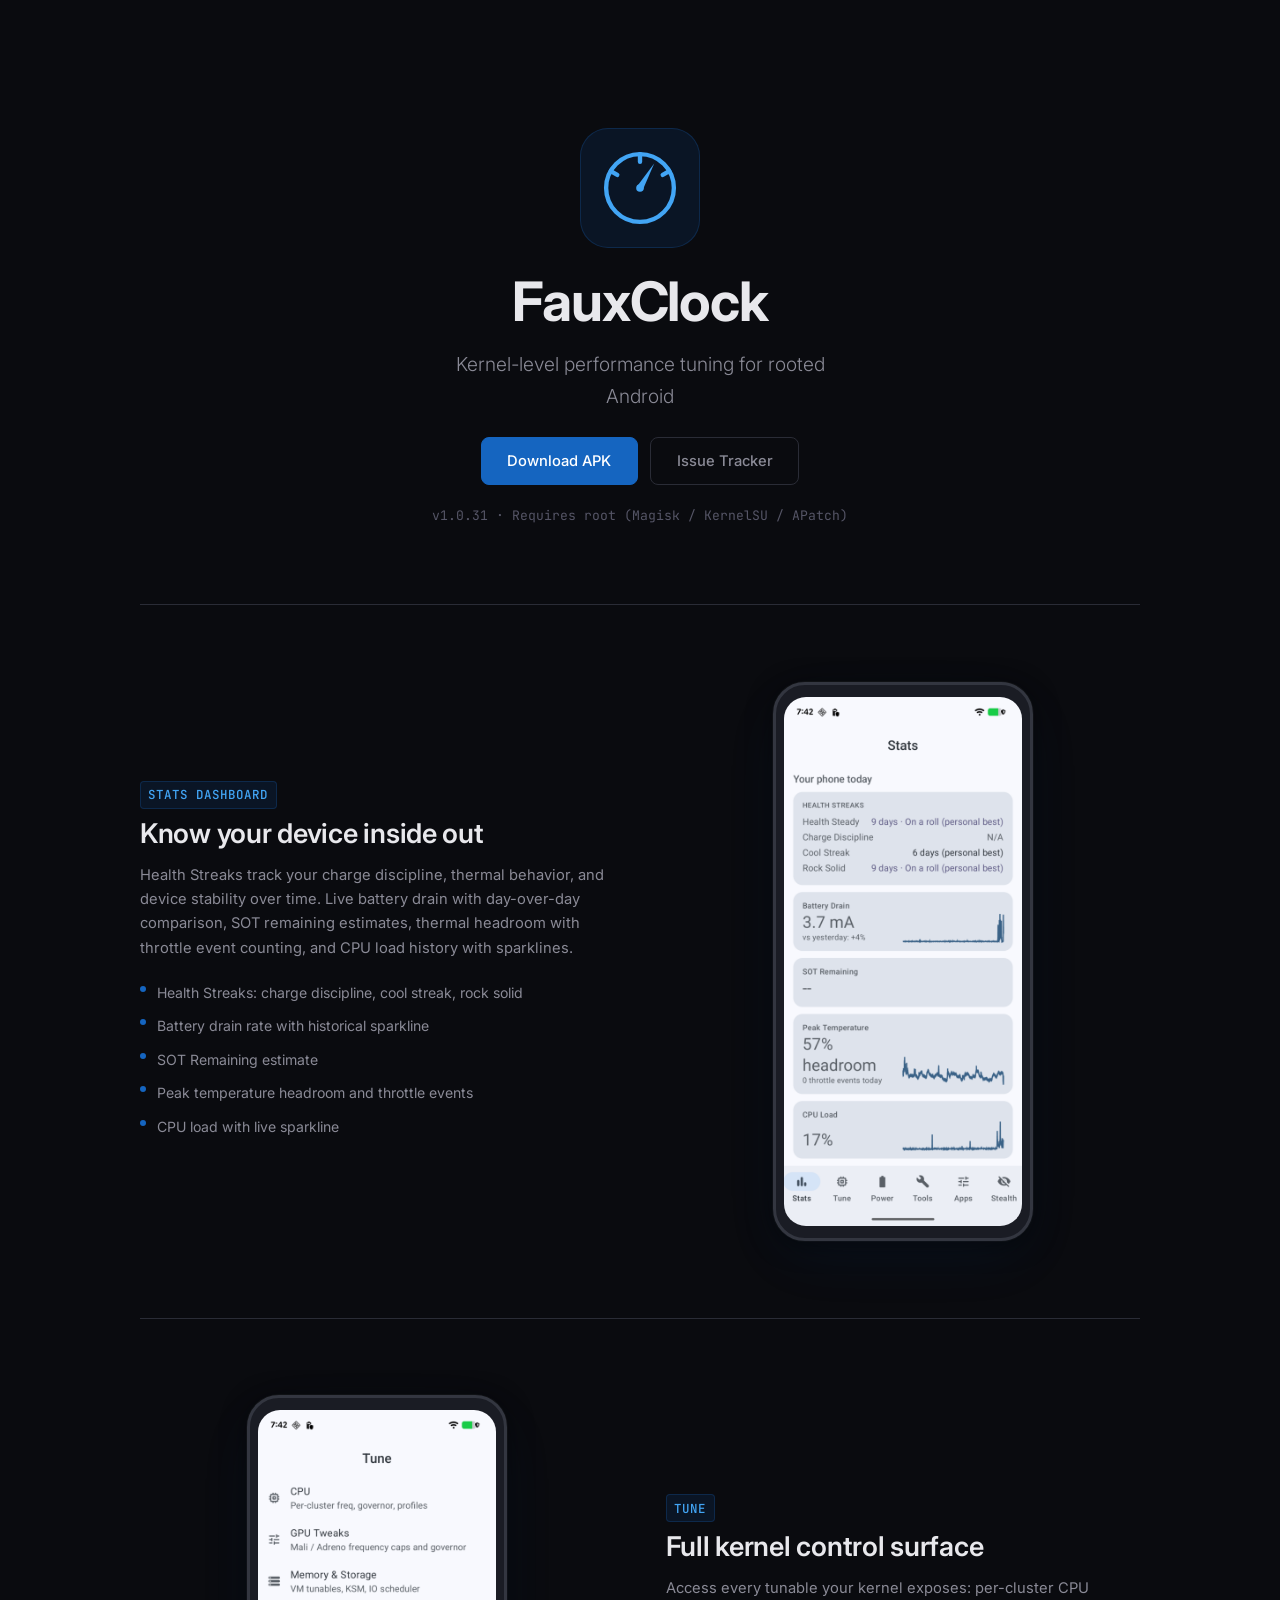
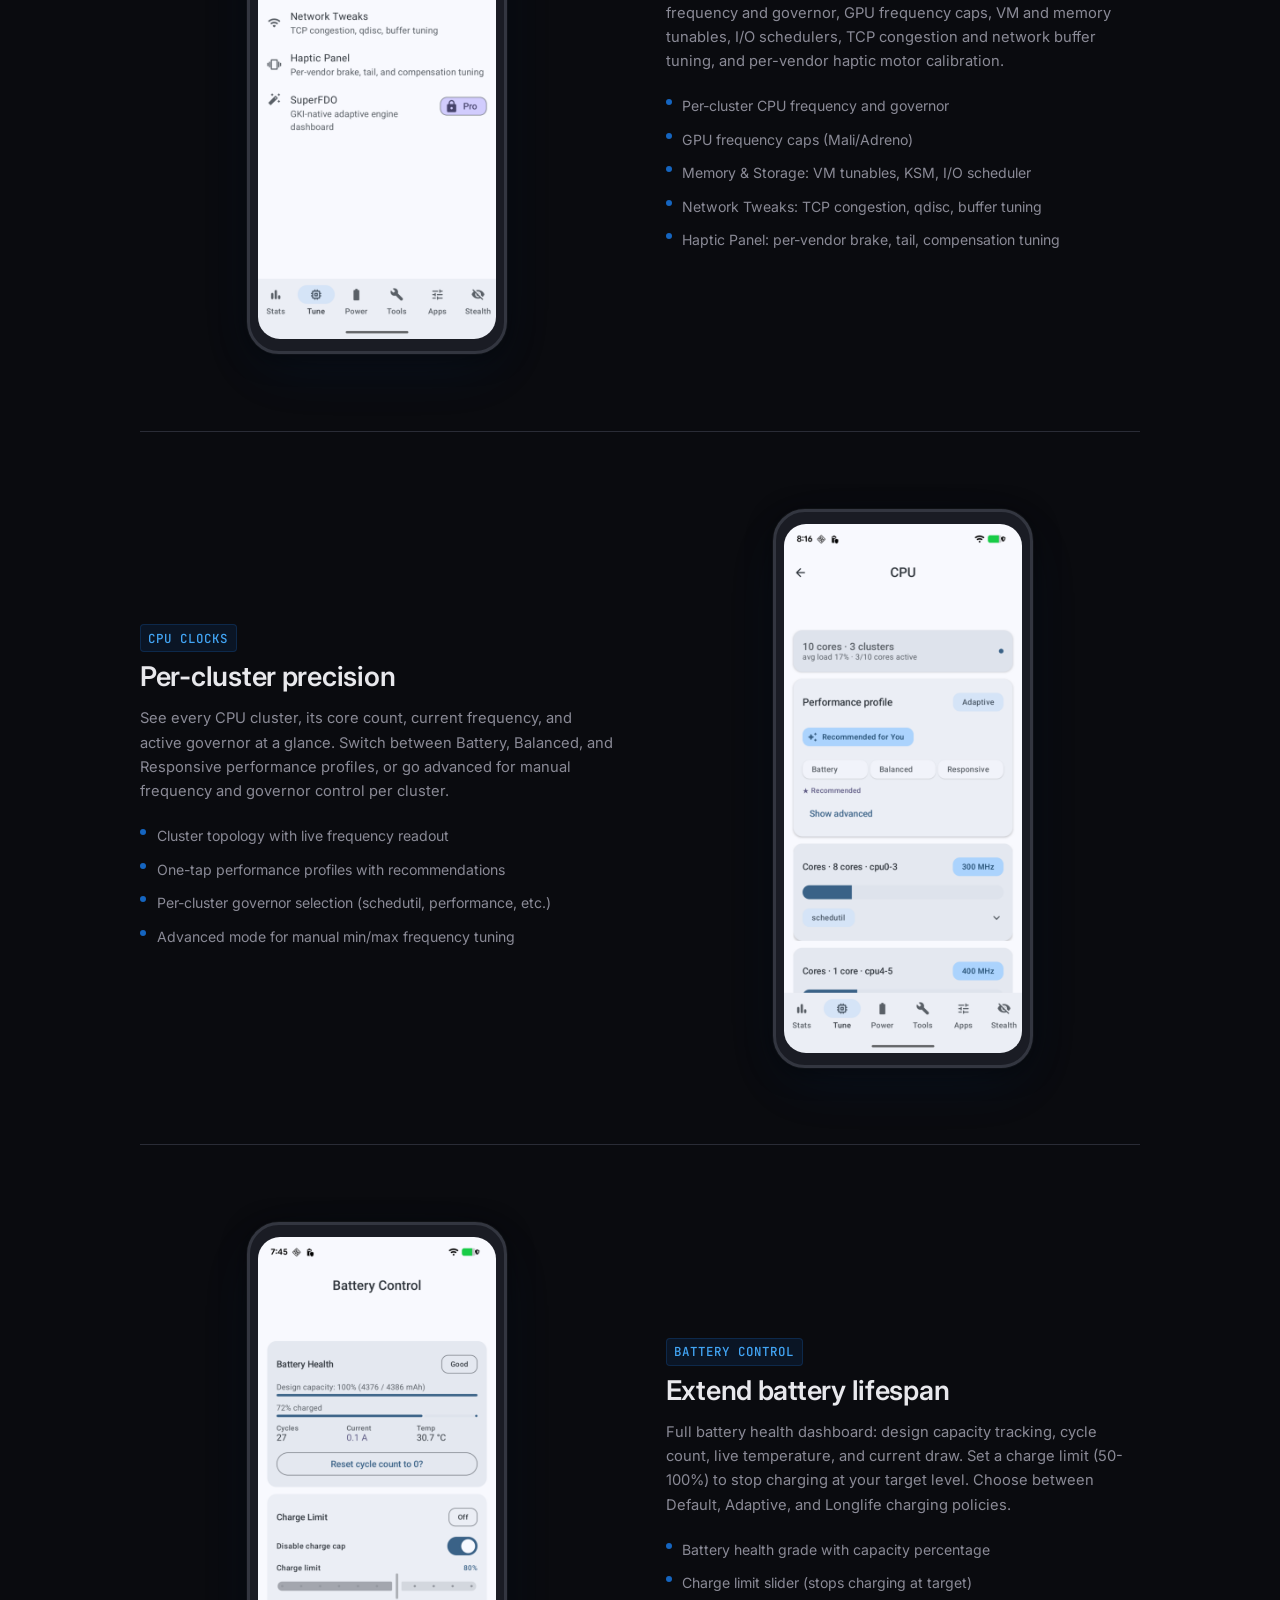
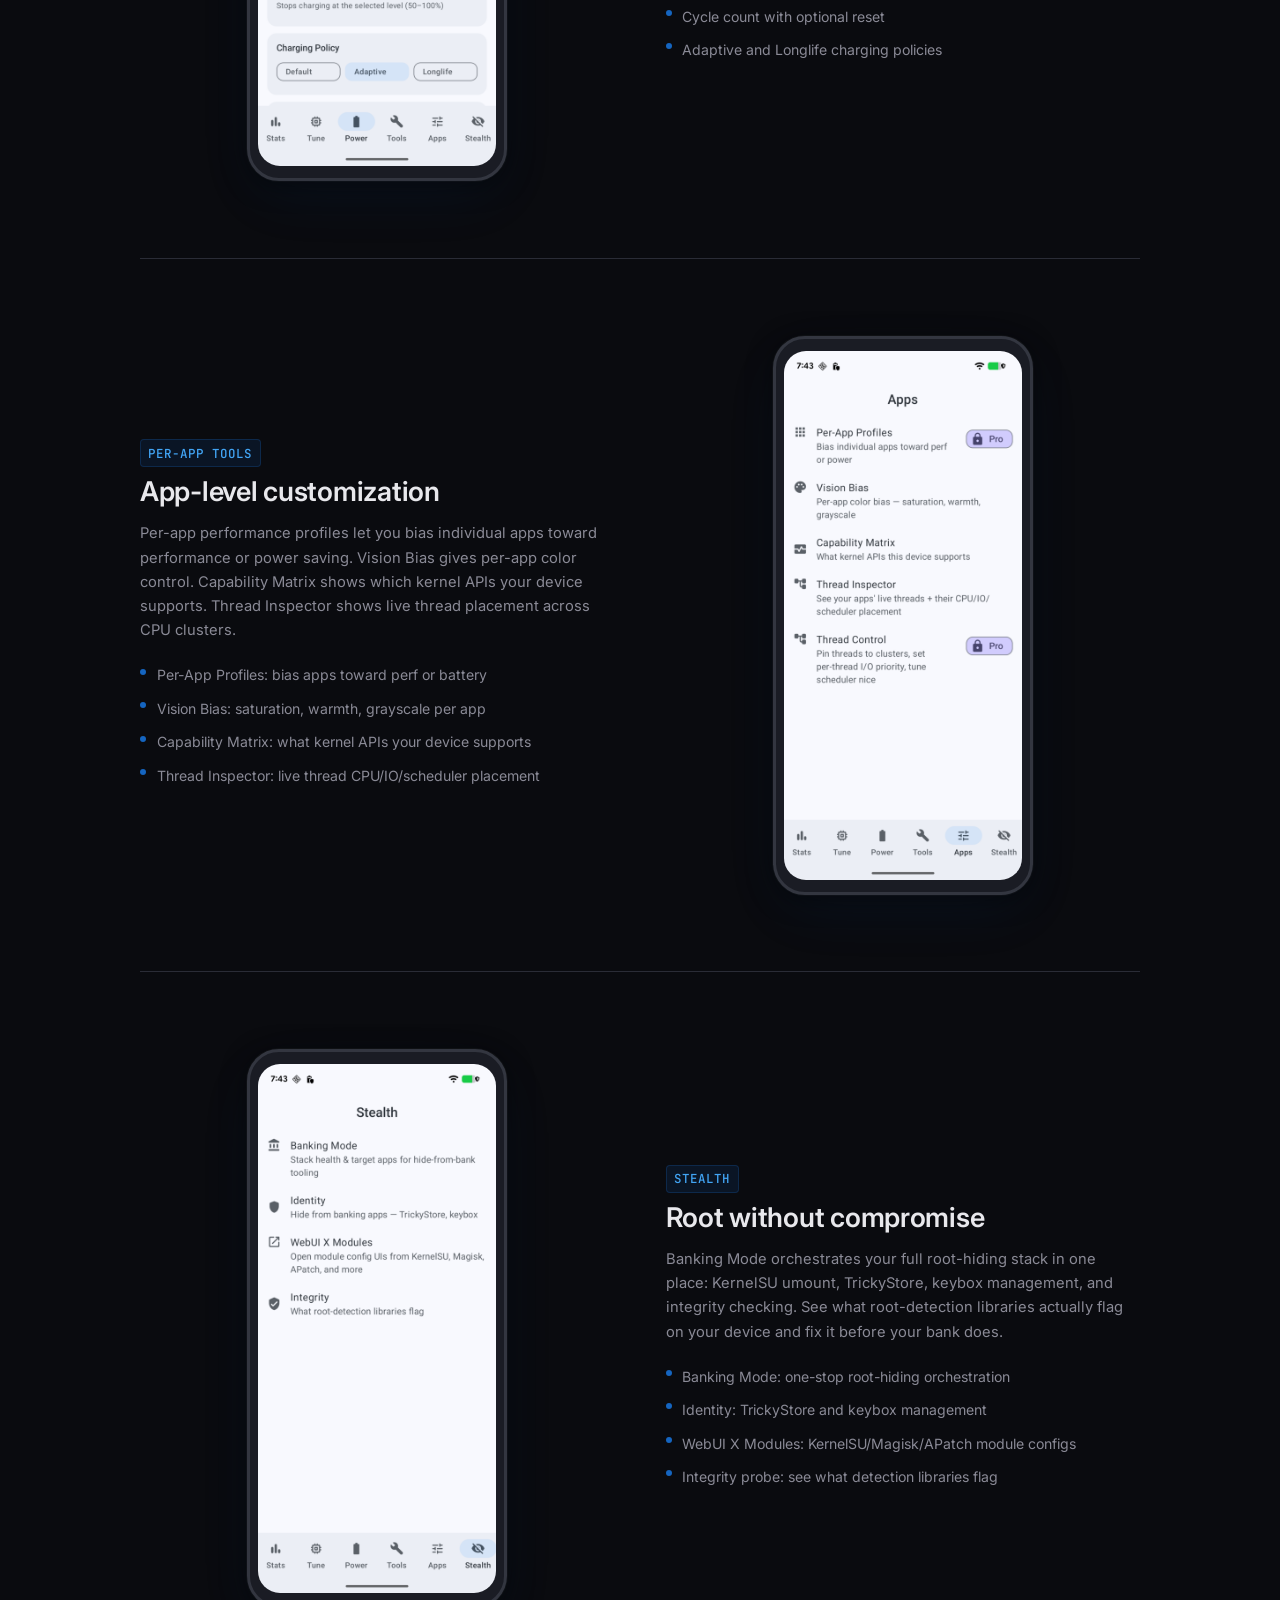
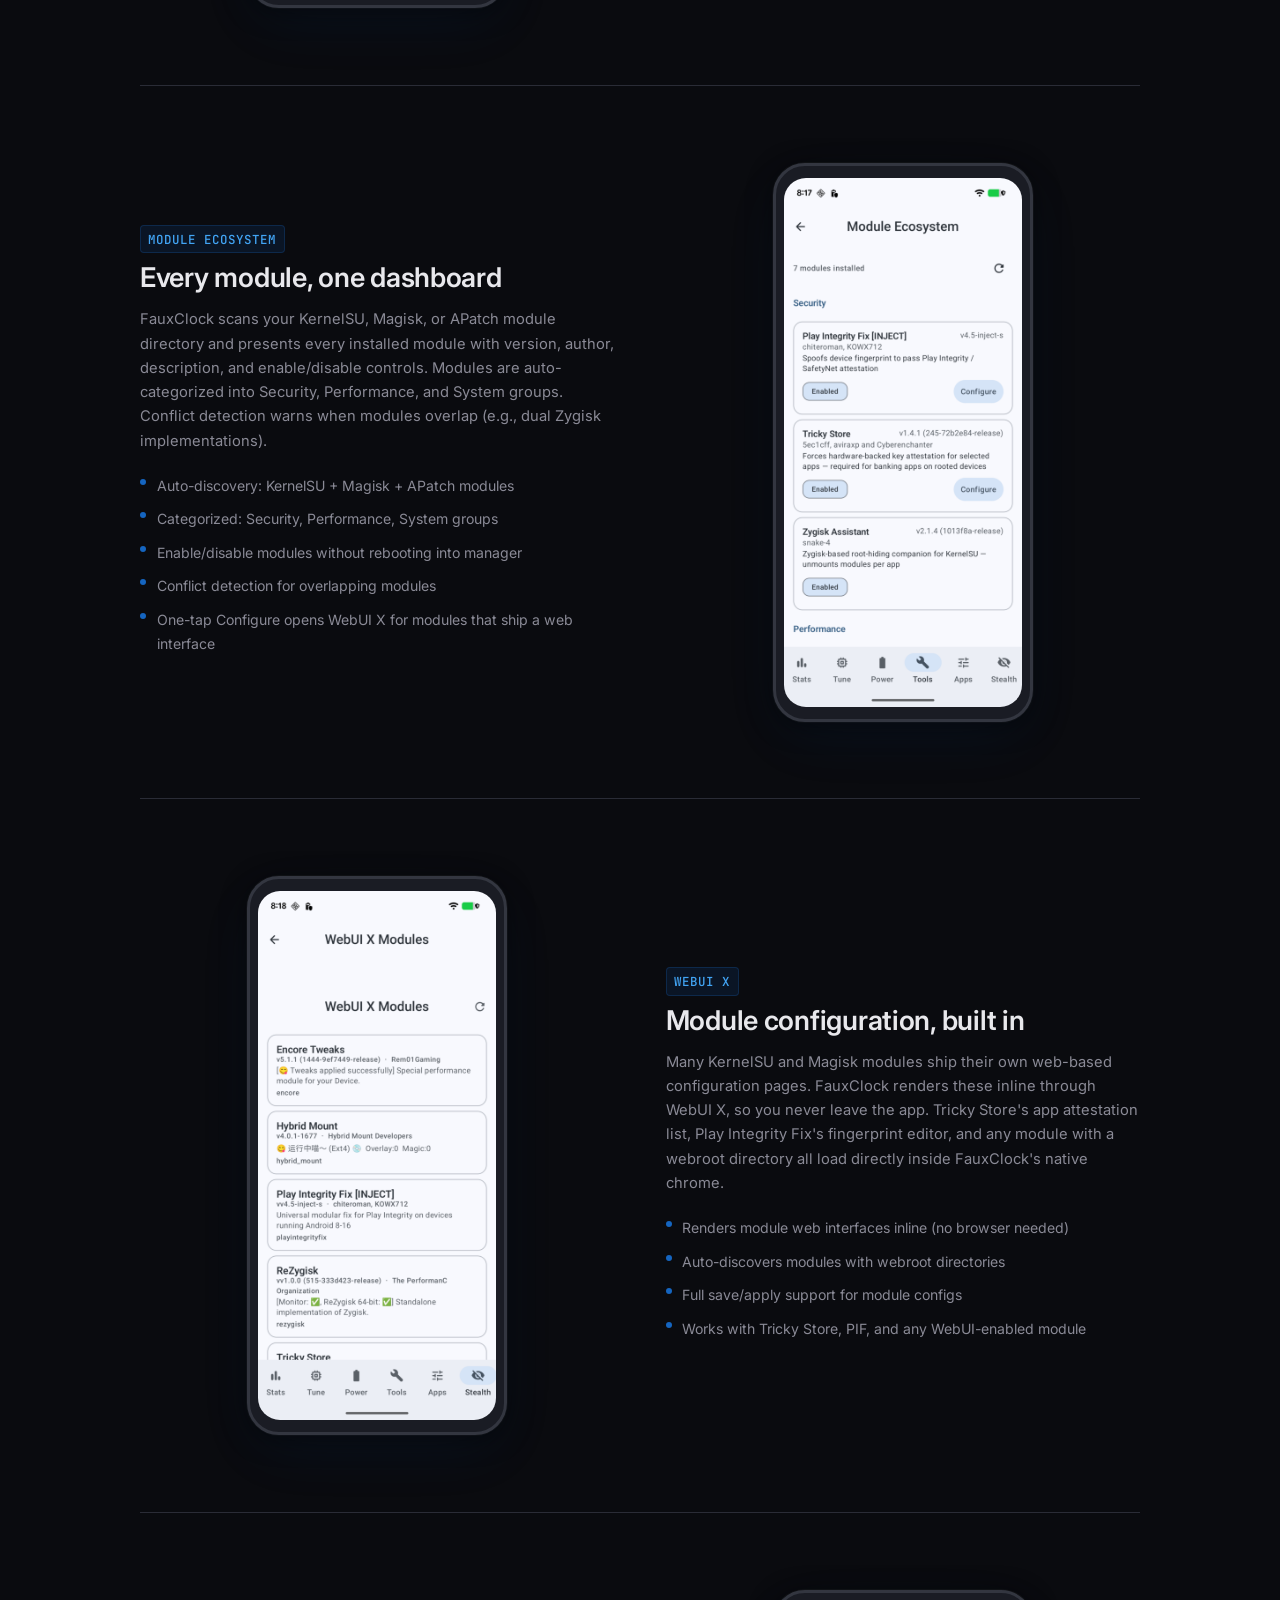
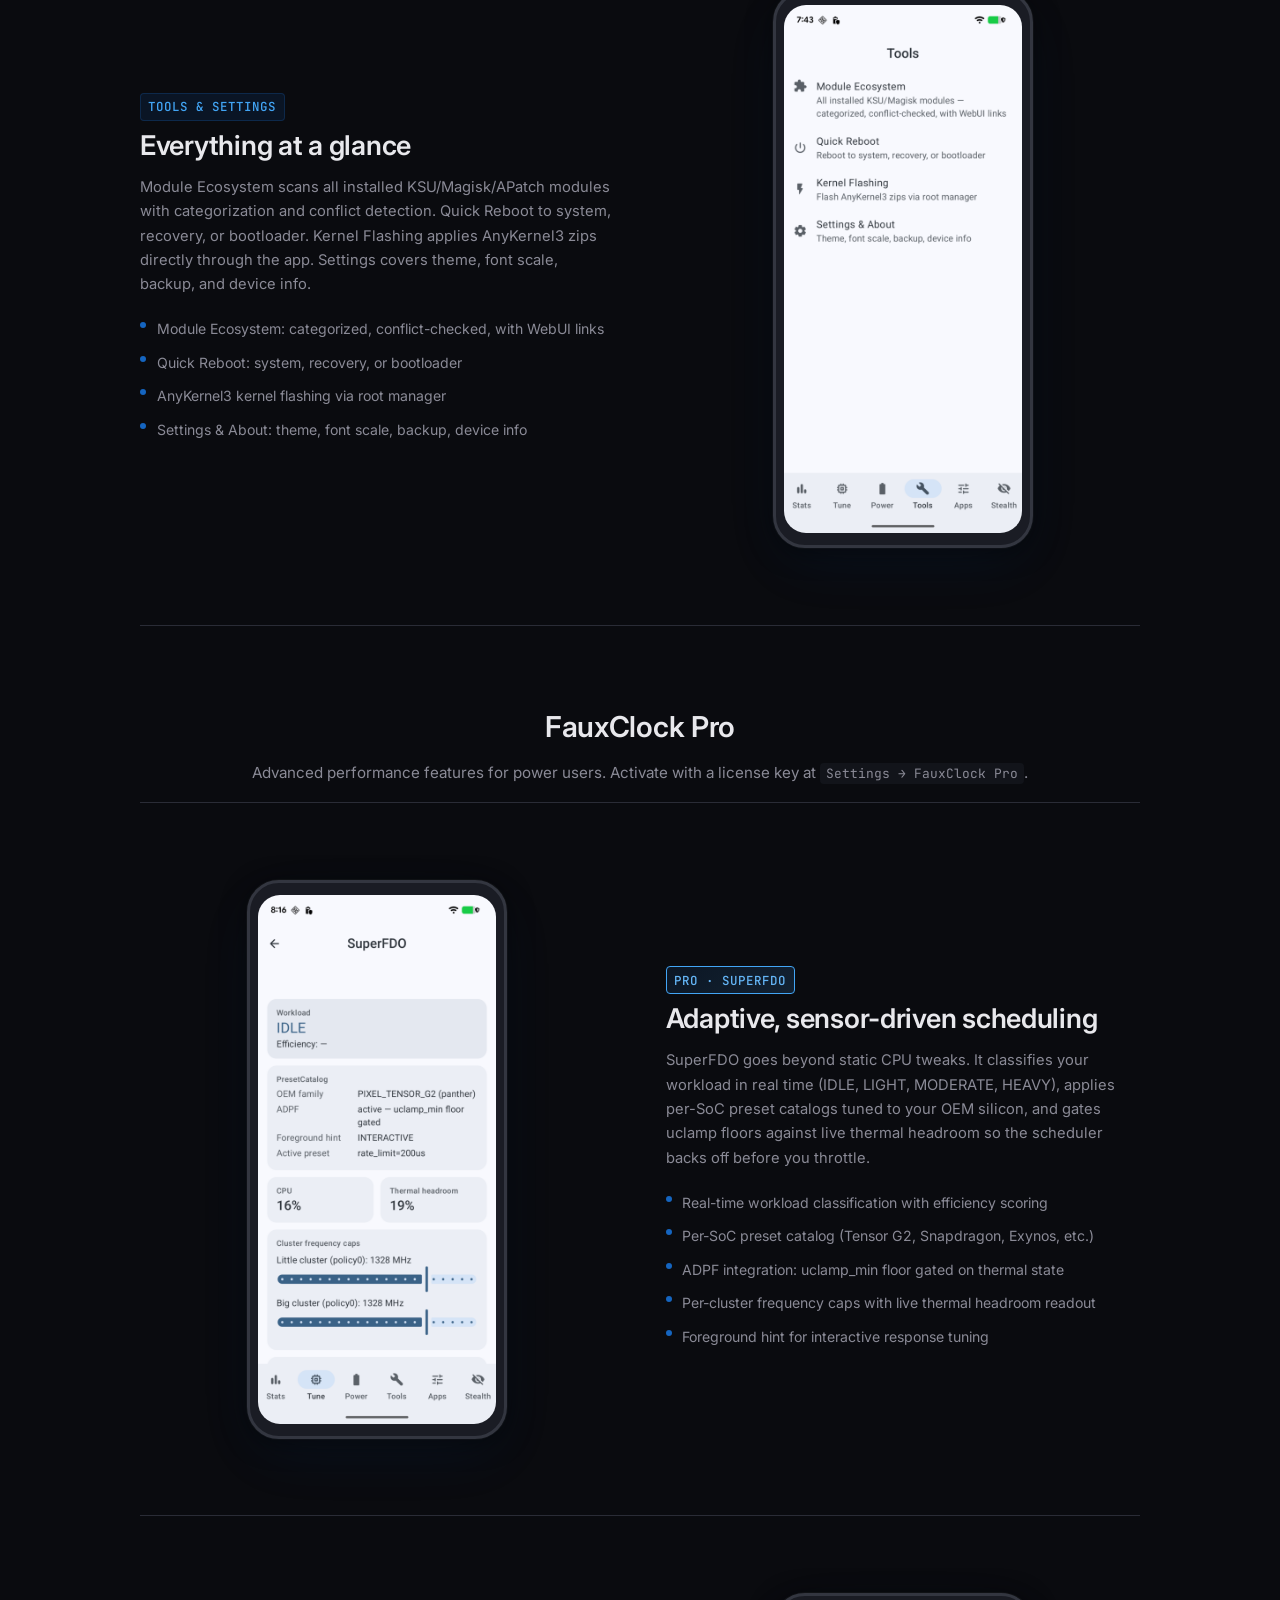
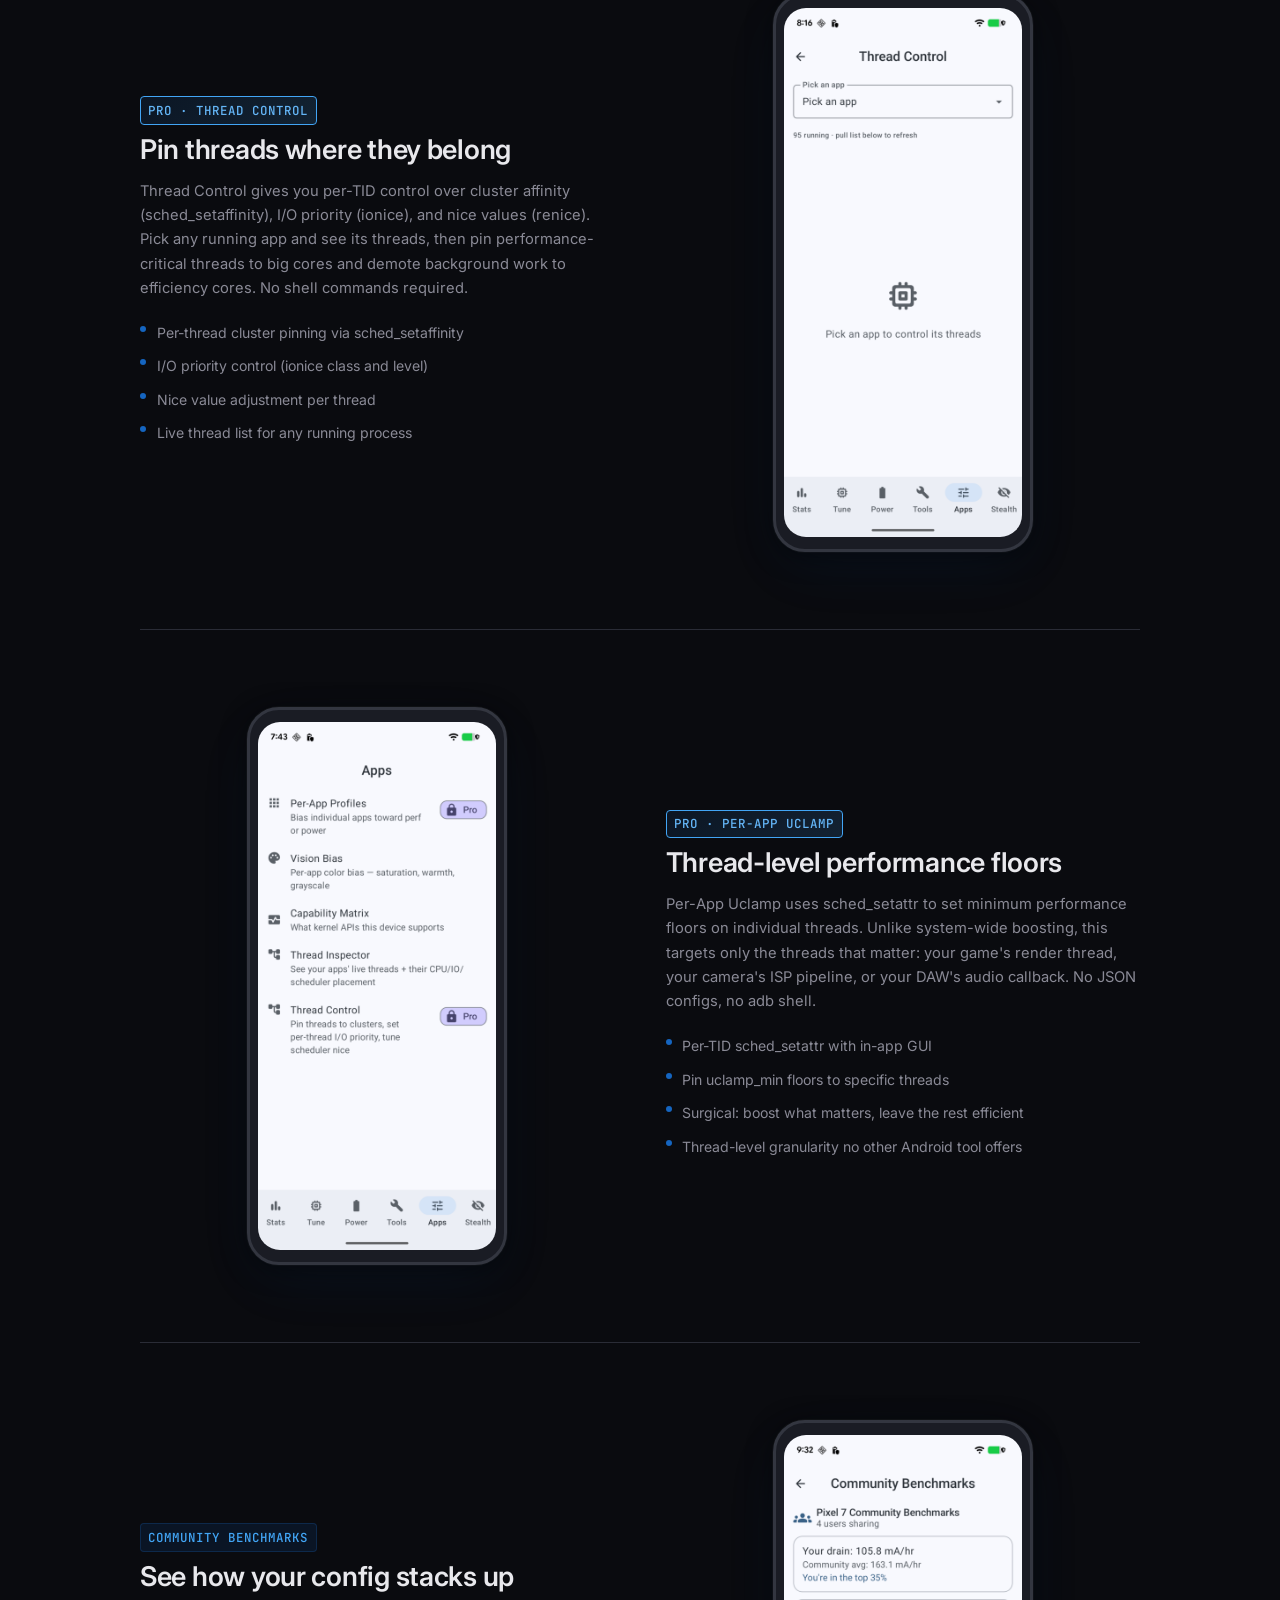
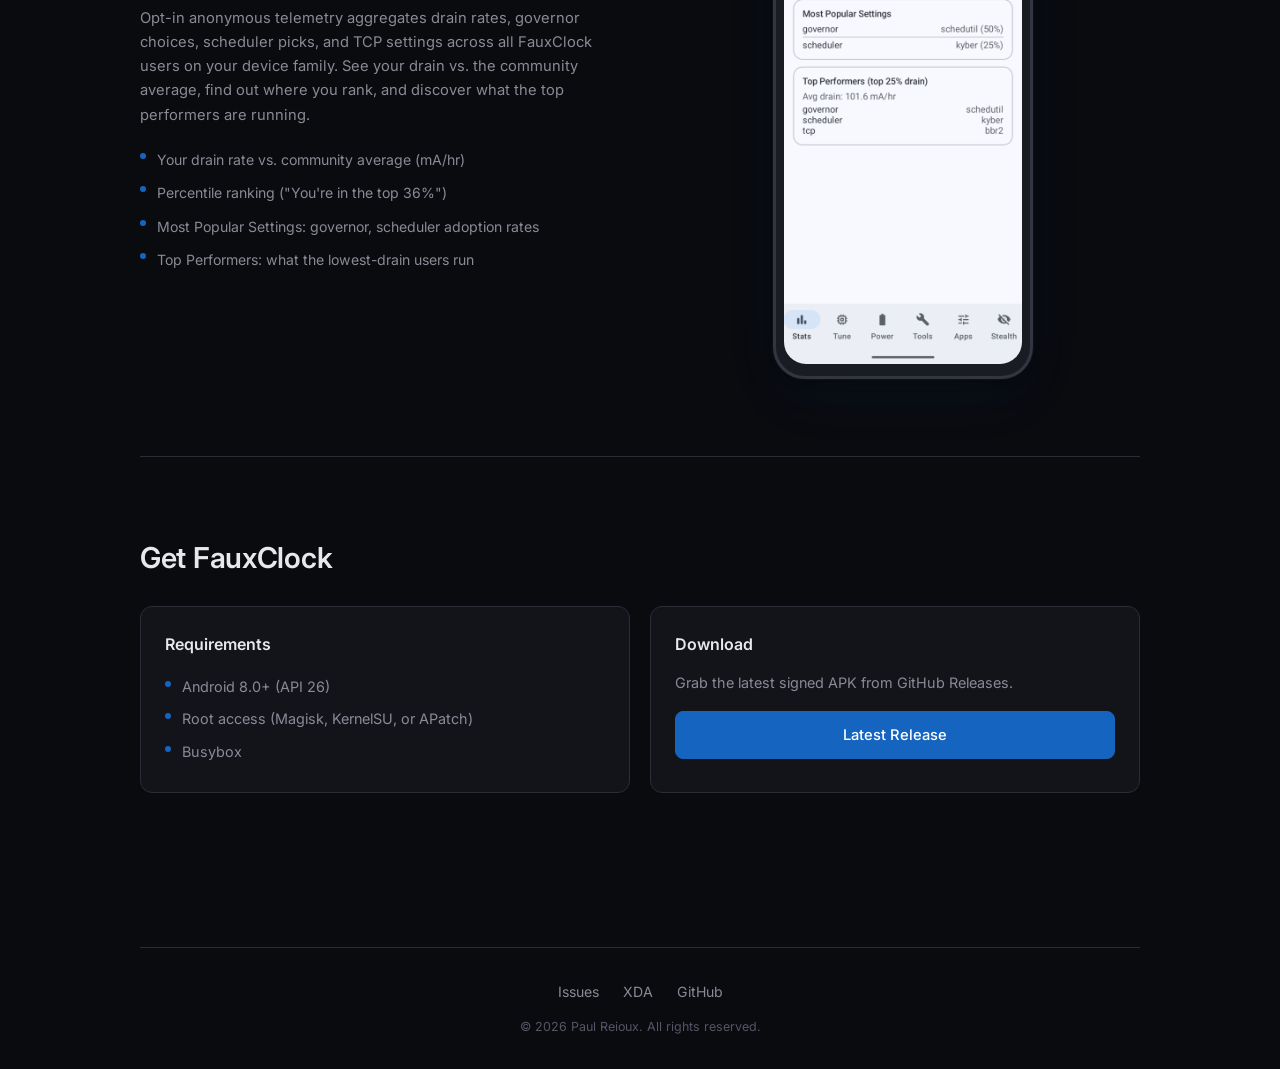
<file: index.html>
<!DOCTYPE html>
<html lang="en">
<head>
  <meta charset="UTF-8"/>
  <meta name="viewport" content="width=device-width, initial-scale=1.0"/>
  <meta name="description" content="FauxClock: kernel-level performance tuning for rooted Android. CPU governors, GPU frequency, I/O schedulers, thermal management, and Pro features like SuperFDO and Thread Control."/>
  <meta name="robots" content="index, follow"/>
  <title>FauxClock - Kernel Performance Tuning for Android</title>

  <meta property="og:title" content="FauxClock"/>
  <meta property="og:description" content="Kernel-level performance tuning for rooted Android"/>
  <meta property="og:type" content="website"/>
  <meta property="og:url" content="https://fauxclock.canonspike.com"/>

  <link rel="preconnect" href="https://fonts.googleapis.com"/>
  <link rel="preconnect" href="https://fonts.gstatic.com" crossorigin/>
  <link href="https://fonts.googleapis.com/css2?family=Inter:wght@300;400;500;600;700&family=JetBrains+Mono:wght@400;500&display=swap" rel="stylesheet"/>

  <link rel="stylesheet" href="style.css"/>
</head>
<body>

  <main>

    <!-- Hero -->
    <section class="hero">
      <div class="hero-inner">
        <div class="logo-wrap">
          <svg class="logo-svg" viewBox="0 0 108 108" width="120" height="120" aria-label="FauxClock gauge icon">
            <circle cx="54" cy="54" r="31" fill="none" stroke="currentColor" stroke-width="4"/>
            <line x1="27.2" y1="38.5" x2="33.2" y2="42.0" stroke="currentColor" stroke-width="4" stroke-linecap="round"/>
            <line x1="54" y1="23" x2="54" y2="30" stroke="currentColor" stroke-width="4" stroke-linecap="round"/>
            <line x1="80.8" y1="38.5" x2="74.8" y2="42.0" stroke="currentColor" stroke-width="4" stroke-linecap="round"/>
            <polygon points="56.6,55.5 67.0,31.5 51.4,52.5" fill="currentColor"/>
            <circle cx="54" cy="54" r="3.5" fill="currentColor"/>
          </svg>
        </div>

        <h1 class="hero-title">FauxClock</h1>
        <p class="hero-tagline">Kernel-level performance tuning for rooted Android</p>

        <div class="hero-actions">
          <a href="https://github.com/faux123/Faux123_KEP/releases/latest" class="btn btn-primary">Download APK</a>
          <a href="https://github.com/faux123/fauxclock-public" class="btn btn-secondary">Issue Tracker</a>
        </div>

        <p class="hero-version">v1.0.31 &middot; Requires root (Magisk / KernelSU / APatch)</p>
      </div>
    </section>

    <!-- Stats Dashboard -->
    <section class="showcase" id="stats">
      <div class="showcase-content">
        <span class="showcase-label">Stats Dashboard</span>
        <h2>Know your device inside out</h2>
        <p>Health Streaks track your charge discipline, thermal behavior, and device stability over time. Live battery drain with day-over-day comparison, SOT remaining estimates, thermal headroom with throttle event counting, and CPU load history with sparklines.</p>
        <ul class="showcase-highlights">
          <li>Health Streaks: charge discipline, cool streak, rock solid</li>
          <li>Battery drain rate with historical sparkline</li>
          <li>SOT Remaining estimate</li>
          <li>Peak temperature headroom and throttle events</li>
          <li>CPU load with live sparkline</li>
        </ul>
      </div>
      <div class="showcase-phone">
        <div class="phone-frame">
          <img src="images/screenshot-hub.png" alt="FauxClock Stats dashboard showing Health Streaks, battery drain, SOT remaining, thermal headroom, and CPU load" loading="lazy"/>
        </div>
      </div>
    </section>

    <!-- Tune -->
    <section class="showcase showcase-reverse" id="tune">
      <div class="showcase-content">
        <span class="showcase-label">Tune</span>
        <h2>Full kernel control surface</h2>
        <p>Access every tunable your kernel exposes: per-cluster CPU frequency and governor, GPU frequency caps, VM and memory tunables, I/O schedulers, TCP congestion and network buffer tuning, and per-vendor haptic motor calibration.</p>
        <ul class="showcase-highlights">
          <li>Per-cluster CPU frequency and governor</li>
          <li>GPU frequency caps (Mali/Adreno)</li>
          <li>Memory &amp; Storage: VM tunables, KSM, I/O scheduler</li>
          <li>Network Tweaks: TCP congestion, qdisc, buffer tuning</li>
          <li>Haptic Panel: per-vendor brake, tail, compensation tuning</li>
        </ul>
      </div>
      <div class="showcase-phone">
        <div class="phone-frame">
          <img src="images/screenshot-tune.png" alt="FauxClock Tune screen showing CPU, GPU Tweaks, Memory and Storage, Network Tweaks, Haptic Panel, and SuperFDO" loading="lazy"/>
        </div>
      </div>
    </section>

    <!-- CPU Detail -->
    <section class="showcase" id="cpu">
      <div class="showcase-content">
        <span class="showcase-label">CPU Clocks</span>
        <h2>Per-cluster precision</h2>
        <p>See every CPU cluster, its core count, current frequency, and active governor at a glance. Switch between Battery, Balanced, and Responsive performance profiles, or go advanced for manual frequency and governor control per cluster.</p>
        <ul class="showcase-highlights">
          <li>Cluster topology with live frequency readout</li>
          <li>One-tap performance profiles with recommendations</li>
          <li>Per-cluster governor selection (schedutil, performance, etc.)</li>
          <li>Advanced mode for manual min/max frequency tuning</li>
        </ul>
      </div>
      <div class="showcase-phone">
        <div class="phone-frame">
          <img src="images/screenshot-cpu.png" alt="FauxClock CPU detail showing 10 cores, 3 clusters, Adaptive profile, and per-cluster frequency with governor controls" loading="lazy"/>
        </div>
      </div>
    </section>

    <!-- Power -->
    <section class="showcase showcase-reverse" id="power">
      <div class="showcase-content">
        <span class="showcase-label">Battery Control</span>
        <h2>Extend battery lifespan</h2>
        <p>Full battery health dashboard: design capacity tracking, cycle count, live temperature, and current draw. Set a charge limit (50-100%) to stop charging at your target level. Choose between Default, Adaptive, and Longlife charging policies.</p>
        <ul class="showcase-highlights">
          <li>Battery health grade with capacity percentage</li>
          <li>Charge limit slider (stops charging at target)</li>
          <li>Cycle count with optional reset</li>
          <li>Adaptive and Longlife charging policies</li>
        </ul>
      </div>
      <div class="showcase-phone">
        <div class="phone-frame">
          <img src="images/screenshot-power.png" alt="FauxClock Battery Control showing health status, charge limit slider, and charging policy selection" loading="lazy"/>
        </div>
      </div>
    </section>

    <!-- Apps -->
    <section class="showcase" id="apps">
      <div class="showcase-content">
        <span class="showcase-label">Per-App Tools</span>
        <h2>App-level customization</h2>
        <p>Per-app performance profiles let you bias individual apps toward performance or power saving. Vision Bias gives per-app color control. Capability Matrix shows which kernel APIs your device supports. Thread Inspector shows live thread placement across CPU clusters.</p>
        <ul class="showcase-highlights">
          <li>Per-App Profiles: bias apps toward perf or battery</li>
          <li>Vision Bias: saturation, warmth, grayscale per app</li>
          <li>Capability Matrix: what kernel APIs your device supports</li>
          <li>Thread Inspector: live thread CPU/IO/scheduler placement</li>
        </ul>
      </div>
      <div class="showcase-phone">
        <div class="phone-frame">
          <img src="images/screenshot-apps.png" alt="FauxClock Apps screen showing Per-App Profiles, Vision Bias, Capability Matrix, Thread Inspector, and Thread Control" loading="lazy"/>
        </div>
      </div>
    </section>

    <!-- Stealth -->
    <section class="showcase showcase-reverse" id="stealth">
      <div class="showcase-content">
        <span class="showcase-label">Stealth</span>
        <h2>Root without compromise</h2>
        <p>Banking Mode orchestrates your full root-hiding stack in one place: KernelSU umount, TrickyStore, keybox management, and integrity checking. See what root-detection libraries actually flag on your device and fix it before your bank does.</p>
        <ul class="showcase-highlights">
          <li>Banking Mode: one-stop root-hiding orchestration</li>
          <li>Identity: TrickyStore and keybox management</li>
          <li>WebUI X Modules: KernelSU/Magisk/APatch module configs</li>
          <li>Integrity probe: see what detection libraries flag</li>
        </ul>
      </div>
      <div class="showcase-phone">
        <div class="phone-frame">
          <img src="images/screenshot-stealth.png" alt="FauxClock Stealth screen showing Banking Mode, Identity, WebUI X Modules, and Integrity" loading="lazy"/>
        </div>
      </div>
    </section>

    <!-- Module Ecosystem -->
    <section class="showcase" id="modules">
      <div class="showcase-content">
        <span class="showcase-label">Module Ecosystem</span>
        <h2>Every module, one dashboard</h2>
        <p>FauxClock scans your KernelSU, Magisk, or APatch module directory and presents every installed module with version, author, description, and enable/disable controls. Modules are auto-categorized into Security, Performance, and System groups. Conflict detection warns when modules overlap (e.g., dual Zygisk implementations).</p>
        <ul class="showcase-highlights">
          <li>Auto-discovery: KernelSU + Magisk + APatch modules</li>
          <li>Categorized: Security, Performance, System groups</li>
          <li>Enable/disable modules without rebooting into manager</li>
          <li>Conflict detection for overlapping modules</li>
          <li>One-tap Configure opens WebUI X for modules that ship a web interface</li>
        </ul>
      </div>
      <div class="showcase-phone">
        <div class="phone-frame">
          <img src="images/screenshot-modules.png" alt="FauxClock Module Ecosystem showing 7 installed modules: Play Integrity Fix, Tricky Store, Zygisk Assistant categorized under Security and Performance" loading="lazy"/>
        </div>
      </div>
    </section>

    <!-- WebUI X -->
    <section class="showcase showcase-reverse" id="webui">
      <div class="showcase-content">
        <span class="showcase-label">WebUI X</span>
        <h2>Module configuration, built in</h2>
        <p>Many KernelSU and Magisk modules ship their own web-based configuration pages. FauxClock renders these inline through WebUI X, so you never leave the app. Tricky Store's app attestation list, Play Integrity Fix's fingerprint editor, and any module with a webroot directory all load directly inside FauxClock's native chrome.</p>
        <ul class="showcase-highlights">
          <li>Renders module web interfaces inline (no browser needed)</li>
          <li>Auto-discovers modules with webroot directories</li>
          <li>Full save/apply support for module configs</li>
          <li>Works with Tricky Store, PIF, and any WebUI-enabled module</li>
        </ul>
      </div>
      <div class="showcase-phone">
        <div class="phone-frame">
          <img src="images/screenshot-webui.png" alt="FauxClock WebUI X showing Tricky Store's app attestation configuration with banking apps like BofA, Capital One, Chase, and Citi Mobile" loading="lazy"/>
        </div>
      </div>
    </section>

    <!-- Device Info -->
    <section class="showcase" id="tools">
      <div class="showcase-content">
        <span class="showcase-label">Tools &amp; Settings</span>
        <h2>Everything at a glance</h2>
        <p>Module Ecosystem scans all installed KSU/Magisk/APatch modules with categorization and conflict detection. Quick Reboot to system, recovery, or bootloader. Kernel Flashing applies AnyKernel3 zips directly through the app. Settings covers theme, font scale, backup, and device info.</p>
        <ul class="showcase-highlights">
          <li>Module Ecosystem: categorized, conflict-checked, with WebUI links</li>
          <li>Quick Reboot: system, recovery, or bootloader</li>
          <li>AnyKernel3 kernel flashing via root manager</li>
          <li>Settings &amp; About: theme, font scale, backup, device info</li>
        </ul>
      </div>
      <div class="showcase-phone">
        <div class="phone-frame">
          <img src="images/screenshot-tools.png" alt="FauxClock Tools showing Module Ecosystem, Quick Reboot, Kernel Flashing, and Settings" loading="lazy"/>
        </div>
      </div>
    </section>

    <!-- Pro heading -->
    <section class="pro-heading" id="pro">
      <h2 class="section-heading">FauxClock Pro</h2>
      <p class="pro-heading-sub">Advanced performance features for power users. Activate with a license key at <code>Settings &rarr; FauxClock Pro</code>.</p>
    </section>

    <!-- SuperFDO -->
    <section class="showcase showcase-reverse" id="superfdo">
      <div class="showcase-content">
        <span class="showcase-label showcase-label-pro">Pro &middot; SuperFDO</span>
        <h2>Adaptive, sensor-driven scheduling</h2>
        <p>SuperFDO goes beyond static CPU tweaks. It classifies your workload in real time (IDLE, LIGHT, MODERATE, HEAVY), applies per-SoC preset catalogs tuned to your OEM silicon, and gates uclamp floors against live thermal headroom so the scheduler backs off before you throttle.</p>
        <ul class="showcase-highlights">
          <li>Real-time workload classification with efficiency scoring</li>
          <li>Per-SoC preset catalog (Tensor G2, Snapdragon, Exynos, etc.)</li>
          <li>ADPF integration: uclamp_min floor gated on thermal state</li>
          <li>Per-cluster frequency caps with live thermal headroom readout</li>
          <li>Foreground hint for interactive response tuning</li>
        </ul>
      </div>
      <div class="showcase-phone">
        <div class="phone-frame">
          <img src="images/screenshot-superfdo.png" alt="FauxClock SuperFDO dashboard showing workload IDLE, Tensor G2 preset catalog, ADPF uclamp gating, thermal headroom 43%, and cluster frequency caps" loading="lazy"/>
        </div>
      </div>
    </section>

    <!-- Thread Control -->
    <section class="showcase" id="threadcontrol">
      <div class="showcase-content">
        <span class="showcase-label showcase-label-pro">Pro &middot; Thread Control</span>
        <h2>Pin threads where they belong</h2>
        <p>Thread Control gives you per-TID control over cluster affinity (sched_setaffinity), I/O priority (ionice), and nice values (renice). Pick any running app and see its threads, then pin performance-critical threads to big cores and demote background work to efficiency cores. No shell commands required.</p>
        <ul class="showcase-highlights">
          <li>Per-thread cluster pinning via sched_setaffinity</li>
          <li>I/O priority control (ionice class and level)</li>
          <li>Nice value adjustment per thread</li>
          <li>Live thread list for any running process</li>
        </ul>
      </div>
      <div class="showcase-phone">
        <div class="phone-frame">
          <img src="images/screenshot-threadcontrol.png" alt="FauxClock Thread Control showing app picker with 90 running processes" loading="lazy"/>
        </div>
      </div>
    </section>

    <!-- Per-App Uclamp -->
    <section class="showcase showcase-reverse" id="perappuclamp">
      <div class="showcase-content">
        <span class="showcase-label showcase-label-pro">Pro &middot; Per-App Uclamp</span>
        <h2>Thread-level performance floors</h2>
        <p>Per-App Uclamp uses sched_setattr to set minimum performance floors on individual threads. Unlike system-wide boosting, this targets only the threads that matter: your game's render thread, your camera's ISP pipeline, or your DAW's audio callback. No JSON configs, no adb shell.</p>
        <ul class="showcase-highlights">
          <li>Per-TID sched_setattr with in-app GUI</li>
          <li>Pin uclamp_min floors to specific threads</li>
          <li>Surgical: boost what matters, leave the rest efficient</li>
          <li>Thread-level granularity no other Android tool offers</li>
        </ul>
      </div>
      <div class="showcase-phone">
        <div class="phone-frame">
          <img src="images/screenshot-apps.png" alt="FauxClock Per-App tools showing Per-App Profiles, Vision Bias, Capability Matrix, Thread Inspector, and Thread Control" loading="lazy"/>
        </div>
      </div>
    </section>

    <!-- Community Benchmarks -->
    <section class="showcase" id="community">
      <div class="showcase-content">
        <span class="showcase-label">Community Benchmarks</span>
        <h2>See how your config stacks up</h2>
        <p>Opt-in anonymous telemetry aggregates drain rates, governor choices, scheduler picks, and TCP settings across all FauxClock users on your device family. See your drain vs. the community average, find out where you rank, and discover what the top performers are running.</p>
        <ul class="showcase-highlights">
          <li>Your drain rate vs. community average (mA/hr)</li>
          <li>Percentile ranking ("You're in the top 36%")</li>
          <li>Most Popular Settings: governor, scheduler adoption rates</li>
          <li>Top Performers: what the lowest-drain users run</li>
        </ul>
      </div>
      <div class="showcase-phone">
        <div class="phone-frame">
          <img src="images/screenshot-community.png" alt="FauxClock Community Benchmarks showing drain comparison, popular settings, and top performer configs" loading="lazy"/>
        </div>
      </div>
    </section>

    <!-- Download -->
    <section class="download" id="download">
      <div class="download-inner">
        <h2 class="section-heading">Get FauxClock</h2>
        <div class="download-grid">
          <div class="download-card">
            <h3>Requirements</h3>
            <ul>
              <li>Android 8.0+ (API 26)</li>
              <li>Root access (Magisk, KernelSU, or APatch)</li>
              <li>Busybox</li>
            </ul>
          </div>
          <div class="download-card">
            <h3>Download</h3>
            <p>Grab the latest signed APK from GitHub Releases.</p>
            <a href="https://github.com/faux123/Faux123_KEP/releases/latest" class="btn btn-primary">Latest Release</a>
          </div>
        </div>
      </div>
    </section>

    <!-- Footer -->
    <footer class="footer">
      <div class="footer-inner">
        <div class="footer-links">
          <a href="https://github.com/faux123/fauxclock-public">Issues</a>
          <a href="https://xdaforums.com/m/faux123.1614889/">XDA</a>
          <a href="https://github.com/faux123">GitHub</a>
        </div>
        <p class="footer-copy">&copy; 2026 Paul Reioux. All rights reserved.</p>
      </div>
    </footer>

  </main>

</body>
</html>
</file>
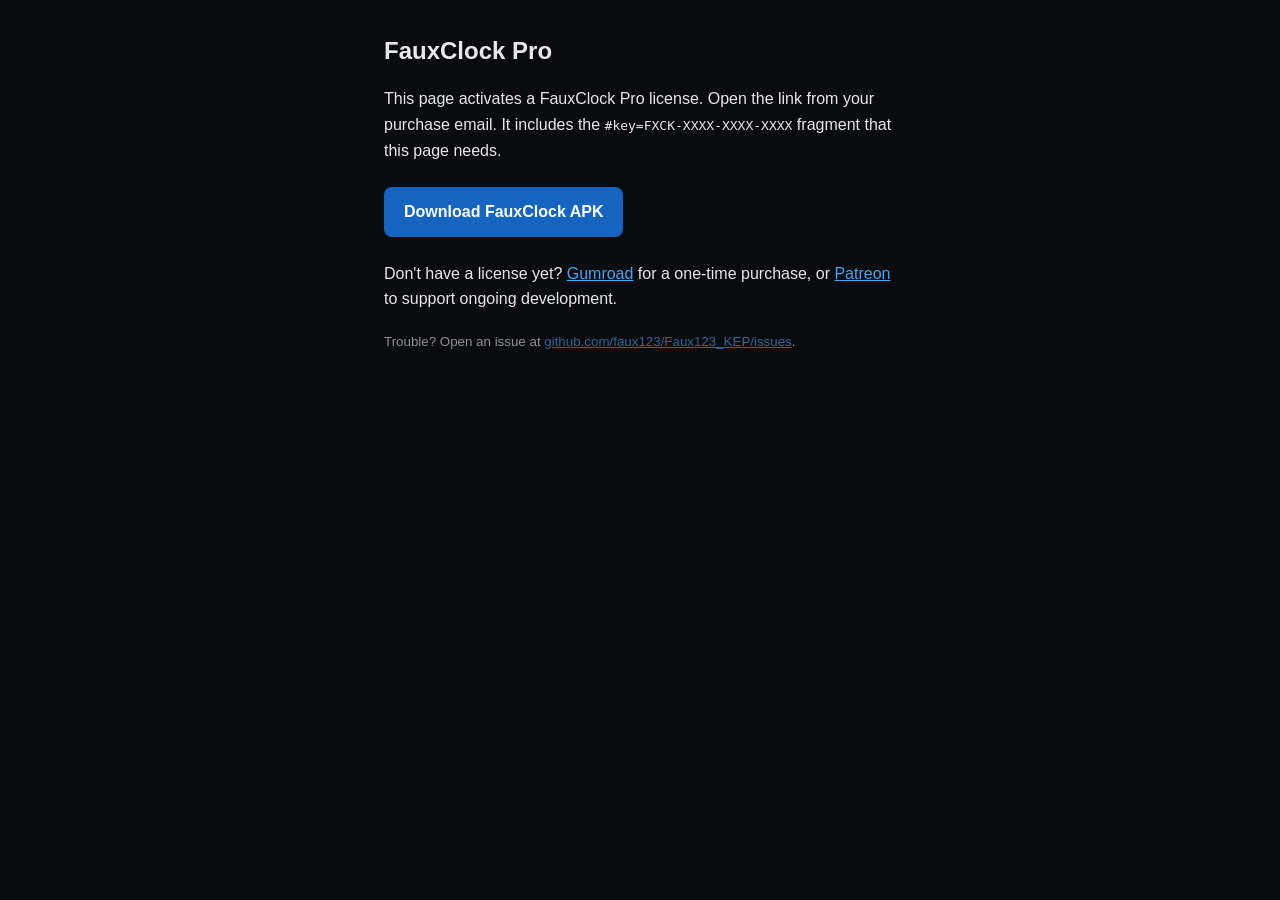
<file: activate/index.html>
<!DOCTYPE html>
<html lang="en">
<head>
<meta charset="utf-8">
<meta name="viewport" content="width=device-width, initial-scale=1">
<title>FauxClock Pro - Activate</title>
<style>
  :root { color-scheme: dark; }
  body {
    font-family: 'Inter', -apple-system, BlinkMacSystemFont, "Segoe UI", Roboto, sans-serif;
    max-width: 32rem; margin: 2rem auto; padding: 0 1.25rem; line-height: 1.6;
    background: #0a0b0f; color: #E8E8EC;
  }
  h1 { font-size: 1.5rem; margin-bottom: 0.25rem; }
  h2 { font-size: 1.15rem; margin-top: 1.5rem; }
  .key {
    font-family: 'JetBrains Mono', ui-monospace, SFMono-Regular, Menlo, monospace;
    font-size: 1.25rem; padding: 0.75rem 1rem; border-radius: 0.5rem;
    background: rgba(127, 127, 127, 0.12); display: inline-block;
    user-select: all; word-break: break-all; border: 1px solid #2a2c36;
  }
  a.button {
    display: inline-block; padding: 0.75rem 1.25rem; border-radius: 0.5rem;
    background: #1565C0; color: white; text-decoration: none; font-weight: 600;
    margin: 0.5rem 0.5rem 0.5rem 0; transition: background 0.15s;
  }
  a.button:hover { background: #1976D2; }
  a.secondary {
    background: transparent; color: #E8E8EC; border: 1px solid #2a2c36;
  }
  a.secondary:hover { border-color: #555566; }
  ol { padding-left: 1.25rem; }
  li { margin-bottom: 0.5rem; }
  small { opacity: 0.6; }
  a { color: #42A5F5; }
  #with-key, #no-key { display: none; }
</style>
</head>
<body>

<h1>FauxClock Pro</h1>

<div id="with-key">
  <p>Thanks for supporting the project. Your license key:</p>
  <p><span class="key" id="key-display"></span></p>

  <h2>Install the app</h2>
  <ol>
    <li>Download the latest APK:
      <a class="button" rel="noreferrer" href="https://github.com/faux123/Faux123_KEP/releases/latest">Download APK</a>
    </li>
    <li>Open the APK on your Android device. Allow install from this source if prompted.</li>
    <li>Open FauxClock and go to <strong>Settings &rarr; About &rarr; License</strong>.</li>
    <li>Paste the key above, or tap the button below to hand it directly to the app.</li>
  </ol>

  <p><a class="button" id="deeplink">Open in FauxClock</a></p>

  <p><small>Patreon supporter? Your license stays active for as long as your pledge is.
  Lifetime keys via Gumroad never expire. They re-check daily so a leaked key can be
  revoked, but a real owner sees nothing.</small></p>
</div>

<div id="no-key">
  <p>This page activates a FauxClock Pro license. Open the link from your
  purchase email. It includes the <code>#key=FXCK-XXXX-XXXX-XXXX</code>
  fragment that this page needs.</p>

  <p>
    <a class="button" rel="noreferrer" href="https://github.com/faux123/Faux123_KEP/releases/latest">Download FauxClock APK</a>
  </p>

  <p>Don't have a license yet?
    <a rel="noreferrer" href="https://gumroad.com/l/fauxclock-pro">Gumroad</a> for a one-time purchase, or
    <a rel="noreferrer" href="https://patreon.com/faux123">Patreon</a> to support ongoing development.
  </p>
</div>

<p><small>Trouble? Open an issue at
<a rel="noreferrer" href="https://github.com/faux123/Faux123_KEP/issues">github.com/faux123/Faux123_KEP/issues</a>.</small></p>

<script src="activate.js"></script>
</body>
</html>
</file>
<file: style.css>
/* FauxClock Landing Page */

:root {
  --color-bg:         #0a0b0f;
  --color-bg-raised:  #12141a;
  --color-bg-card:    #181b24;
  --color-blue:       #1565C0;
  --color-blue-dim:   rgba(21, 101, 192, 0.25);
  --color-blue-glow:  rgba(21, 101, 192, 0.12);
  --color-blue-light: #42A5F5;
  --color-text:       #E8E8EC;
  --color-muted:      #8A8A96;
  --color-dim:        #555566;
  --color-border:     #2a2c36;

  --font-body:  'Inter', system-ui, -apple-system, sans-serif;
  --font-mono:  'JetBrains Mono', 'Fira Code', monospace;

  --max-w:      1080px;
  --section-pad: clamp(3rem, 6vw, 5rem);
  --h-pad:      clamp(1.25rem, 4vw, 2.5rem);

  --ease-out: cubic-bezier(0.16, 1, 0.3, 1);
}

*, *::before, *::after {
  box-sizing: border-box;
  margin: 0;
  padding: 0;
}

html {
  scroll-behavior: smooth;
  -webkit-text-size-adjust: 100%;
}

body {
  background: var(--color-bg);
  color: var(--color-text);
  font-family: var(--font-body);
  font-size: clamp(15px, 1.5vw, 17px);
  font-weight: 400;
  line-height: 1.7;
  min-height: 100vh;
  -webkit-font-smoothing: antialiased;
}

main {
  max-width: var(--max-w);
  margin: 0 auto;
  padding: 0 var(--h-pad);
}

/* ── Hero ── */

.hero {
  padding: clamp(4rem, 10vw, 8rem) 0 var(--section-pad);
  text-align: center;
}

.hero-inner {
  display: flex;
  flex-direction: column;
  align-items: center;
  gap: 1rem;
}

.logo-wrap {
  width: 120px;
  height: 120px;
  display: flex;
  align-items: center;
  justify-content: center;
  background: var(--color-blue-glow);
  border: 1px solid var(--color-blue-dim);
  border-radius: 28px;
  margin-bottom: 0.5rem;
}

.logo-svg {
  color: var(--color-blue-light);
}

.hero-title {
  font-size: clamp(2.2rem, 5vw, 3.4rem);
  font-weight: 700;
  letter-spacing: -0.02em;
  line-height: 1.1;
  color: var(--color-text);
}

.hero-tagline {
  font-size: clamp(1rem, 2vw, 1.2rem);
  color: var(--color-muted);
  font-weight: 300;
  max-width: 440px;
}

.hero-actions {
  display: flex;
  gap: 0.75rem;
  margin-top: 0.5rem;
  flex-wrap: wrap;
  justify-content: center;
}

.hero-version {
  font-size: 0.82rem;
  color: var(--color-dim);
  margin-top: 0.25rem;
  font-family: var(--font-mono);
}

/* ── Buttons ── */

.btn {
  display: inline-flex;
  align-items: center;
  justify-content: center;
  padding: 0.65rem 1.6rem;
  border-radius: 8px;
  font-size: 0.92rem;
  font-weight: 500;
  text-decoration: none;
  transition: all 0.2s var(--ease-out);
  cursor: pointer;
}

.btn-primary {
  background: var(--color-blue);
  color: #fff;
  border: 1px solid var(--color-blue);
}

.btn-primary:hover {
  background: #1976D2;
  border-color: #1976D2;
  box-shadow: 0 0 20px var(--color-blue-dim);
}

.btn-secondary {
  background: transparent;
  color: var(--color-muted);
  border: 1px solid var(--color-border);
}

.btn-secondary:hover {
  color: var(--color-text);
  border-color: var(--color-dim);
}

/* ── Section Headings ── */

.section-heading {
  font-size: clamp(1.4rem, 3vw, 1.8rem);
  font-weight: 600;
  letter-spacing: -0.01em;
  margin-bottom: 1.5rem;
  color: var(--color-text);
}

/* ── Showcase (screenshot panels) ── */

.showcase {
  display: grid;
  grid-template-columns: 1fr 1fr;
  gap: clamp(2rem, 4vw, 4rem);
  align-items: center;
  padding: var(--section-pad) 0;
  border-top: 1px solid var(--color-border);
}

.showcase:first-of-type {
  border-top: none;
}

.showcase-reverse {
  direction: rtl;
}

.showcase-reverse > * {
  direction: ltr;
}

.showcase-label {
  display: inline-block;
  font-family: var(--font-mono);
  font-size: 0.78rem;
  font-weight: 500;
  color: var(--color-blue-light);
  text-transform: uppercase;
  letter-spacing: 0.08em;
  margin-bottom: 0.5rem;
  padding: 0.2em 0.6em;
  background: var(--color-blue-glow);
  border: 1px solid var(--color-blue-dim);
  border-radius: 4px;
}

.showcase-content h2 {
  font-size: clamp(1.3rem, 2.8vw, 1.7rem);
  font-weight: 600;
  letter-spacing: -0.01em;
  margin-bottom: 0.75rem;
  line-height: 1.25;
}

.showcase-content p {
  color: var(--color-muted);
  font-size: 0.92rem;
  line-height: 1.65;
  margin-bottom: 1rem;
}

.showcase-highlights {
  list-style: none;
  padding: 0;
}

.showcase-highlights li {
  font-size: 0.88rem;
  color: var(--color-muted);
  padding: 0.3rem 0;
  padding-left: 1.2em;
  position: relative;
}

.showcase-highlights li::before {
  content: "";
  position: absolute;
  left: 0;
  top: 0.7em;
  width: 6px;
  height: 6px;
  border-radius: 50%;
  background: var(--color-blue);
}

/* ── Phone Frame ── */

.showcase-phone {
  display: flex;
  justify-content: center;
}

.phone-frame {
  position: relative;
  width: 260px;
  background: #1a1c24;
  border: 3px solid #333640;
  border-radius: 32px;
  padding: 12px 8px;
  box-shadow:
    0 4px 24px rgba(0, 0, 0, 0.5),
    0 0 0 1px rgba(255, 255, 255, 0.04),
    0 20px 60px -10px rgba(21, 101, 192, 0.1);
}

.phone-frame img {
  width: 100%;
  height: auto;
  border-radius: 22px;
  display: block;
}

/* ── Pro Heading ── */

.pro-heading {
  padding: var(--section-pad) 0 1rem;
  border-top: 1px solid var(--color-border);
  text-align: center;
}

.pro-heading-sub {
  color: var(--color-muted);
  font-size: 0.95rem;
  margin-top: -1rem;
}

.pro-heading-sub code {
  font-family: var(--font-mono);
  color: var(--color-muted);
  background: var(--color-bg-raised);
  padding: 0.15em 0.5em;
  border-radius: 4px;
  font-size: 0.85em;
}

.showcase-label-pro {
  background: linear-gradient(135deg, var(--color-blue-glow), rgba(66, 165, 245, 0.15));
  border-color: var(--color-blue-light);
  color: #64B5F6;
}

/* ── Download ── */

.download {
  padding: var(--section-pad) 0;
  border-top: 1px solid var(--color-border);
}

.download-grid {
  display: grid;
  grid-template-columns: repeat(auto-fit, minmax(260px, 1fr));
  gap: 1.25rem;
}

.download-card {
  background: var(--color-bg-raised);
  border: 1px solid var(--color-border);
  border-radius: 12px;
  padding: 1.5rem;
}

.download-card h3 {
  font-size: 1rem;
  font-weight: 600;
  margin-bottom: 0.75rem;
}

.download-card ul {
  list-style: none;
  padding: 0;
}

.download-card li {
  font-size: 0.9rem;
  color: var(--color-muted);
  padding: 0.25rem 0;
  padding-left: 1.2em;
  position: relative;
}

.download-card li::before {
  content: "";
  position: absolute;
  left: 0;
  top: 0.7em;
  width: 6px;
  height: 6px;
  border-radius: 50%;
  background: var(--color-blue);
}

.download-card p {
  font-size: 0.9rem;
  color: var(--color-muted);
  margin-bottom: 1rem;
}

.download-card .btn {
  width: 100%;
}

/* ── Footer ── */

.footer {
  padding: 2rem 0;
  border-top: 1px solid var(--color-border);
  margin-top: var(--section-pad);
}

.footer-inner {
  display: flex;
  flex-direction: column;
  align-items: center;
  gap: 0.75rem;
}

.footer-links {
  display: flex;
  gap: 1.5rem;
}

.footer-links a {
  color: var(--color-muted);
  text-decoration: none;
  font-size: 0.88rem;
  transition: color 0.15s;
}

.footer-links a:hover {
  color: var(--color-text);
}

.footer-copy {
  font-size: 0.78rem;
  color: var(--color-dim);
}

/* ── Responsive ── */

@media (max-width: 768px) {
  .showcase {
    grid-template-columns: 1fr;
    gap: 2rem;
  }

  .showcase-reverse {
    direction: ltr;
  }

  .showcase-phone {
    order: -1;
  }

  .phone-frame {
    width: 220px;
  }

  .pro-grid {
    grid-template-columns: 1fr;
  }

  .download-grid {
    grid-template-columns: 1fr;
  }

  .hero-actions {
    flex-direction: column;
    width: 100%;
    max-width: 280px;
  }

  .btn {
    width: 100%;
  }
}
</file>
